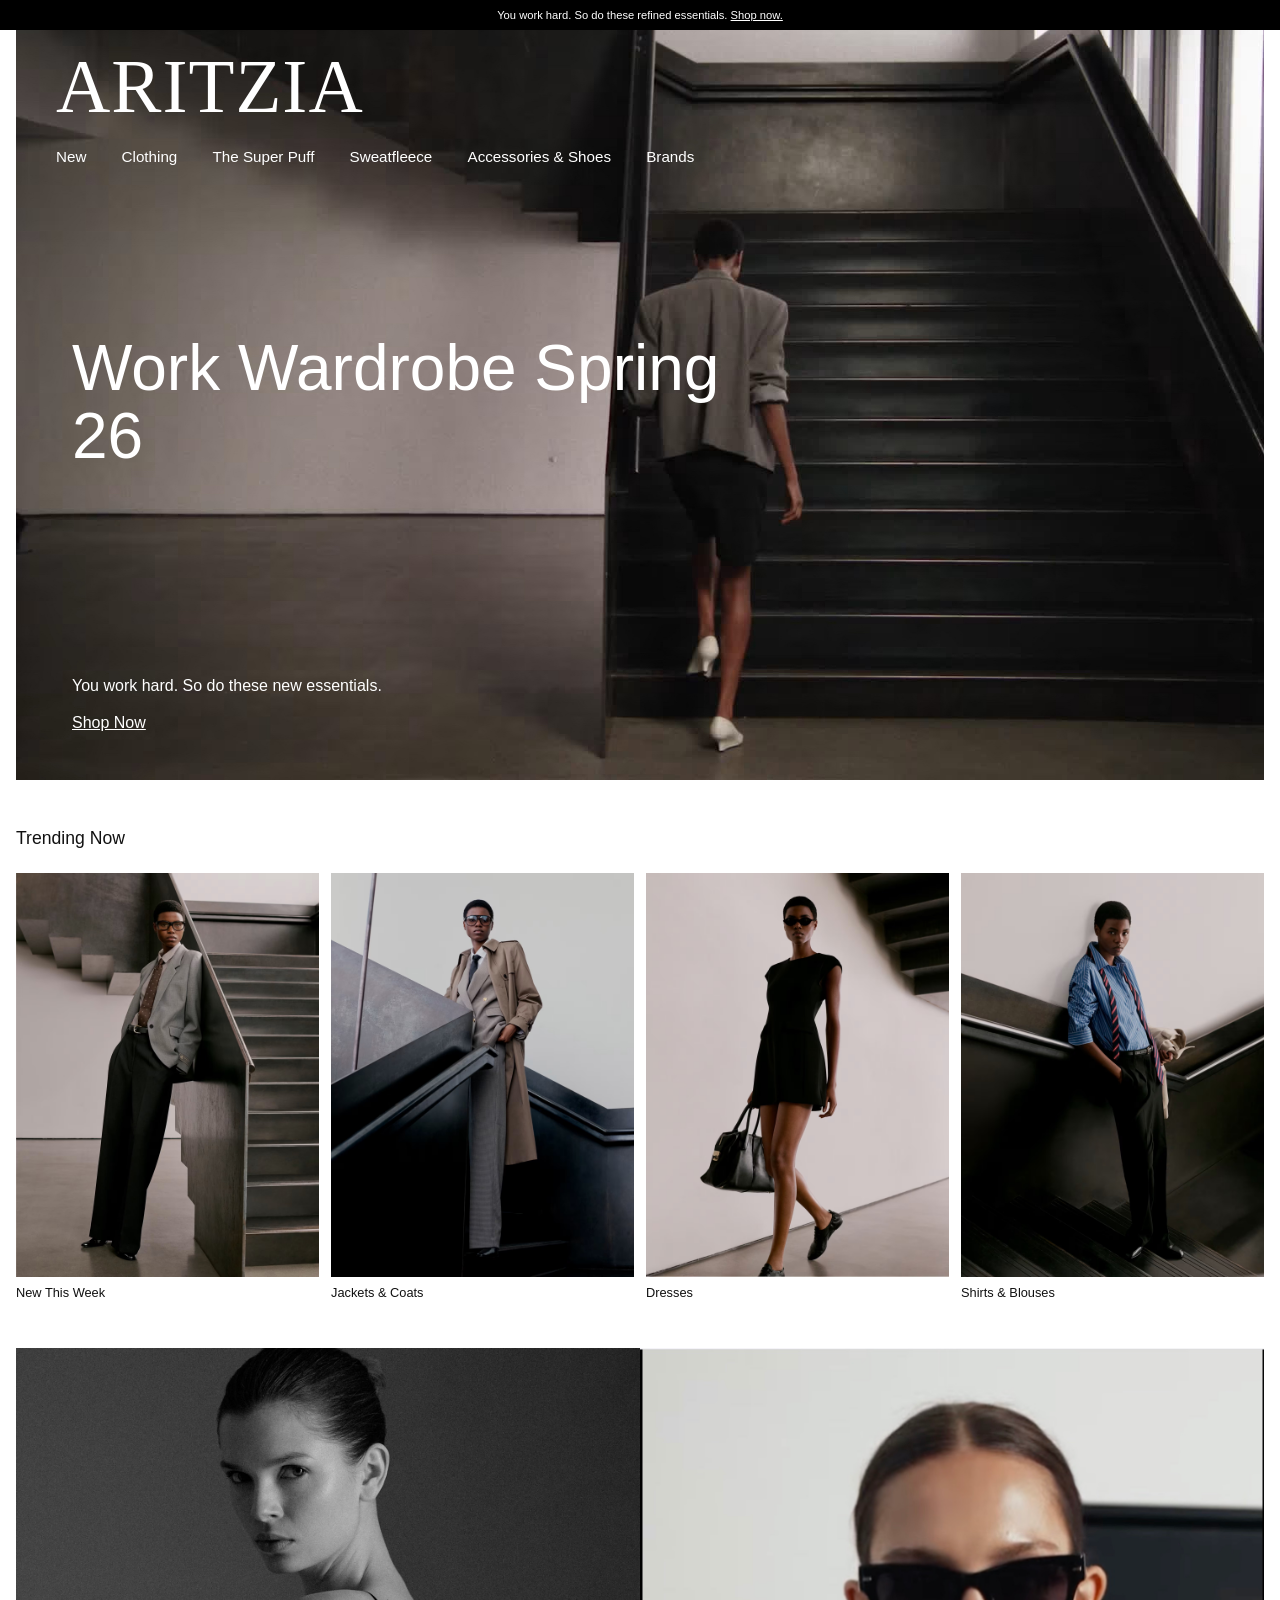
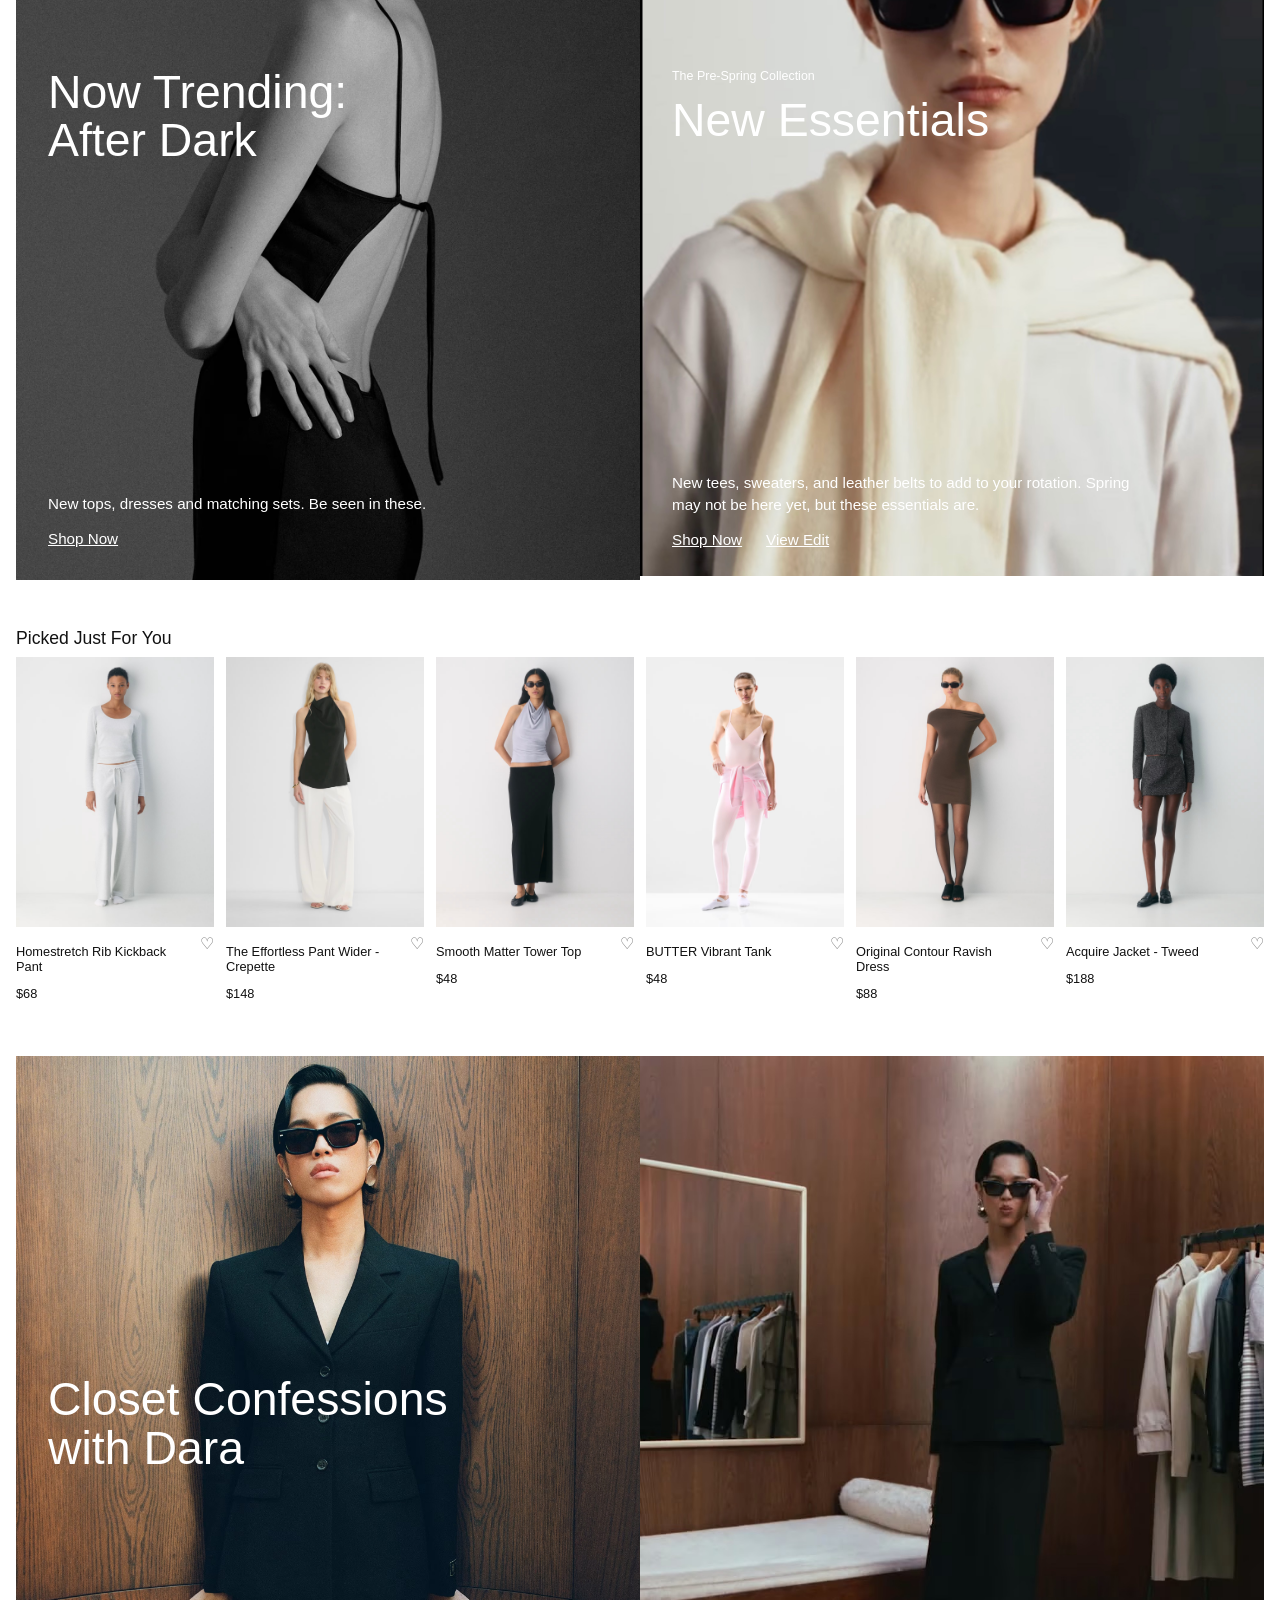
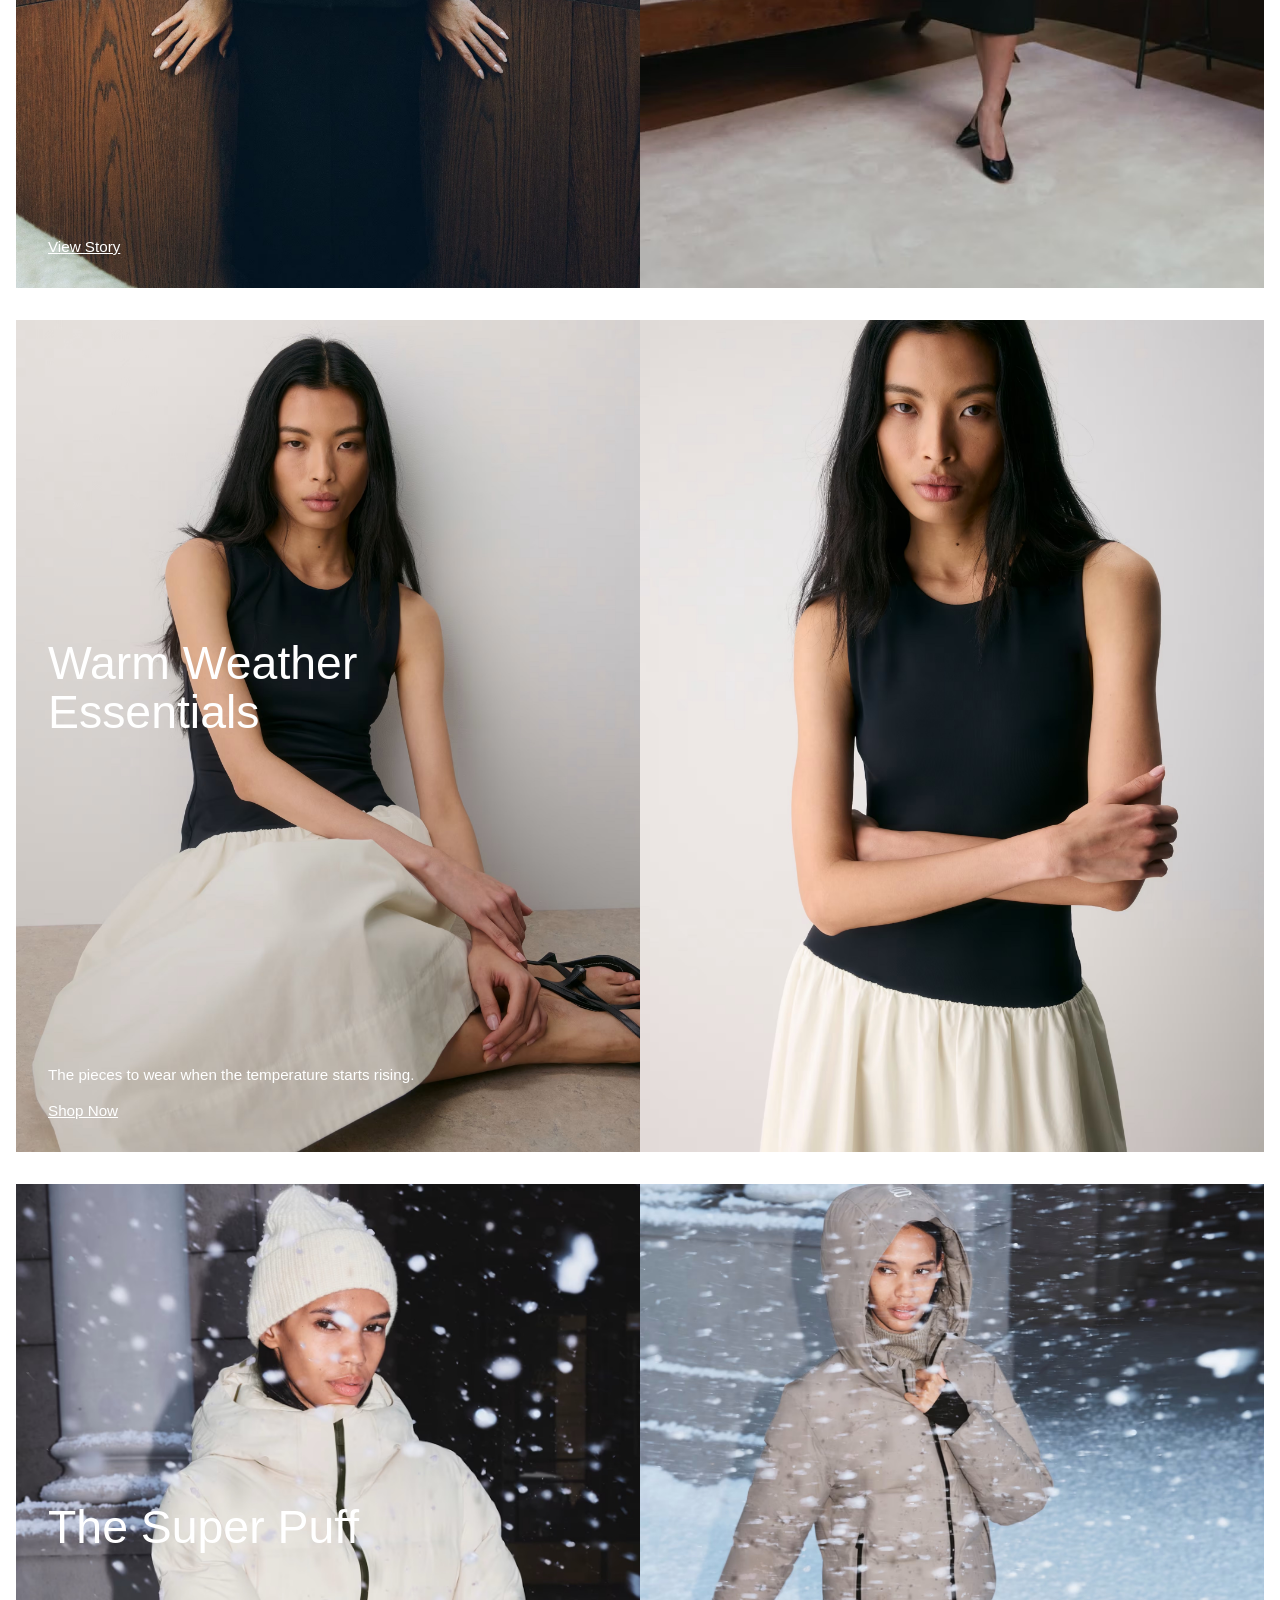
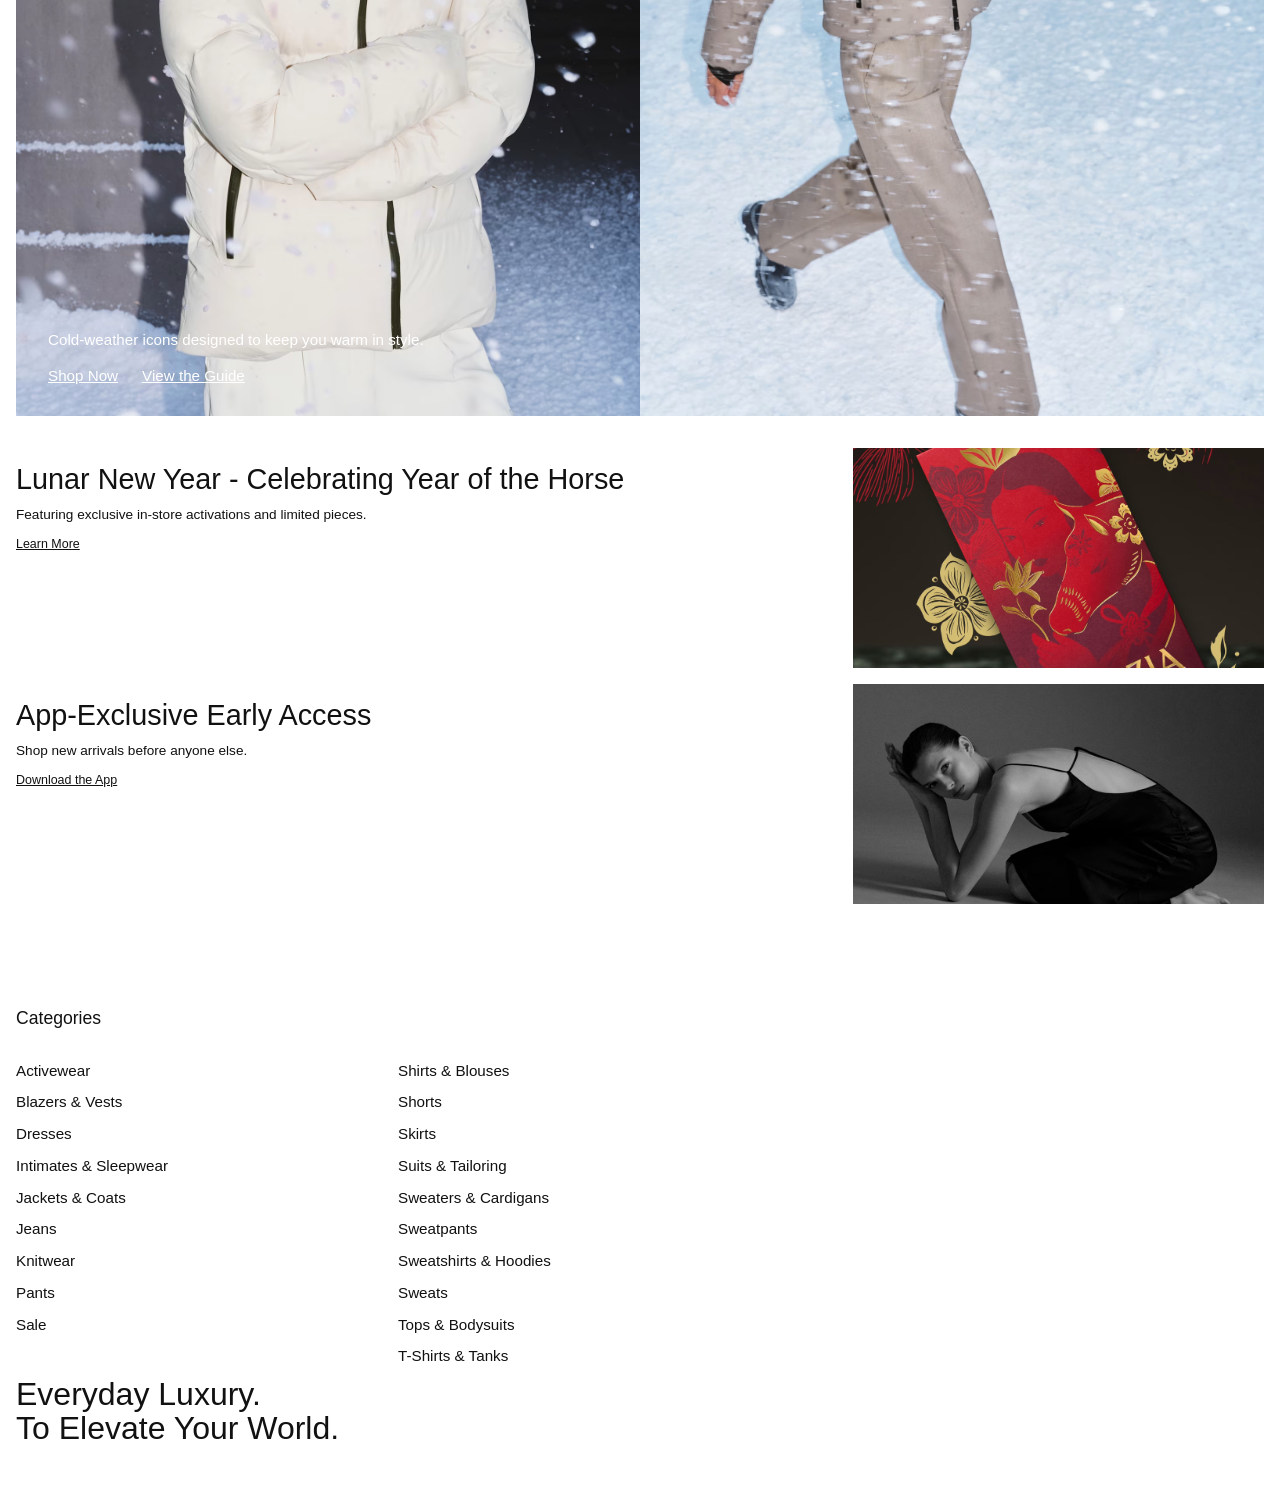
<file: index.html>
<!DOCTYPE html>
<html lang="en">
<head>
  <meta charset="UTF-8" />
  <meta name="viewport" content="width=device-width, initial-scale=1.0" />
  <title>Aritzia Inspired Home</title>
  <link rel="stylesheet" href="styles.css" />
</head>
<body>
  <header class="site-header">
    <div class="top-bar">
        You work hard. So do these refined essentials.
        <a href="#">Shop now.</a>
    </div>

    <div class="header-main">
      <div class="logo">ARITZIA</div>
      <nav class="main-nav">
        <a href="#">New</a>
        <a href="#">Clothing</a>
        <a href="#">The Super Puff</a>
        <a href="sweatsuits.html">Sweatfleece</a>
        <a href="#">Accessories & Shoes</a>
        <a href="#">Brands</a>
      </nav>
    </div>
  </header>

  <main class="home-page">
    <section class="hero-section">
      <img src="images/hero-main.jpg" alt="Work Wardrobe Spring 26 campaign image" />
      <div class="hero-overlay">
        <h1>Work Wardrobe Spring 26</h1>
      </div>
      <div class="hero-bottom-copy">
        <p>You work hard. So do these new essentials.</p>
        <a href="#">Shop Now</a>
    </div>
    </section>

    <h2 class="section-label">Trending Now</h2>
    <section class="mini-cards-row">
      <article class="mini-card">
        <img src="images/look-1.jpg" alt="Tailored outfit" />
        <p>New This Week</p>
      </article>
      <article class="mini-card">
        <img src="images/look-2.jpg" alt="Neutral outfit" />
        <p>Jackets & Coats</p>
      </article>
      <article class="mini-card">
        <img src="images/look-3.jpg" alt="Black dress look" />
        <p>Dresses</p>
      </article>
      <article class="mini-card">
        <img src="images/look-4.jpg" alt="Blue shirt outfit" />
        <p>Shirts & Blouses</p>
      </article>
    </section>

   <section class="two-up-feature">
  <article class="feature-tile light-text">
    <img src="images/after-dark.jpg" alt="After dark fashion editorial" />
    <div class="feature-copy feature-copy-center">
      <h2>Now Trending:<br>After Dark</h2>
    </div>
    <div class="feature-bottom-copy">
      <p>New tops, dresses and matching sets. Be seen in these.</p>
      <a href="#">Shop Now</a>
    </div>
  </article>

  <article class="feature-tile light-text">
    <img src="images/new-essentials.jpg" alt="New essentials campaign image" />
    <div class="feature-copy feature-copy-center">
      <p class="eyebrow">The Pre-Spring Collection</p>
      <h2>New Essentials</h2>
    </div>
    <div class="feature-bottom-copy">
      <p>New tees, sweaters, and leather belts to add to your rotation. Spring may not be here yet, but these essentials are.</p>
      <div class="bottom-links">
        <a href="#">Shop Now</a>
        <a href="#">View Edit</a>
      </div>
    </div>
  </article>
</section>

   <h2 class="section-label">Picked Just For You</h2>
    <section class="small-product-strip">
    <article class="strip-card">
        <div class="image-wrap">
            <img src="images/prod-1.jpg" alt="Homestretch Rib Kickback Pant" />
        </div>
        
        <div class="product-row">
            <p class="product-name">
                Homestretch Rib Kickback Pant
            </p>
            <span class="favorite">♡</span>
        </div>
        <p class="price">$68</p>
    </article>
      
    <article class="strip-card">
        <div class="image-wrap">
            <img src="images/prod-2.jpg" alt="The Effortless Pant Wider - Crepette" />
        </div>
        
        <div class="product-row">
            <p class="product-name">
                The Effortless Pant Wider - Crepette
            </p>
            <span class="favorite">♡</span>
        </div>
        <p class="price">$148</p>
    </article>
      
    <article class="strip-card">
        <div class="image-wrap">
            <img src="images/prod-3.jpg" alt="Smooth Matter Tower Top" />
        </div>
        
        <div class="product-row">
            <p class="product-name">
                Smooth Matter Tower Top
            </p>
            <span class="favorite">♡</span>
        </div>
        <p class="price">$48</p>
    </article>
      
    <article class="strip-card">
        <div class="image-wrap">
            <img src="images/prod-4.jpg" alt="BUTTER Vibrant Tank" />
        </div>
        
        <div class="product-row">
            <p class="product-name">
                BUTTER Vibrant Tank
            </p>
            <span class="favorite">♡</span>
        </div>
        <p class="price">$48</p>
    </article>
      
    <article class="strip-card">
        <div class="image-wrap">
            <img src="images/prod-5.jpg" alt="Original Contour Ravish Dress" />
        </div>
        
        <div class="product-row">
            <p class="product-name">
                Original Contour Ravish Dress
            </p>
            <span class="favorite">♡</span>
        </div>
        <p class="price">$88</p>
    </article>
      
    <article class="strip-card">
        <div class="image-wrap">
            <img src="images/prod-6.jpg" alt="Acquire Jacket - Tweed" />
        </div>
        
        <div class="product-row">
            <p class="product-name">
                Acquire Jacket - Tweed
            </p>
            <span class="favorite">♡</span>
        </div>
        <p class="price">$188</p>
    </article>
    </section>

<section class="closet-feature">
  <article class="closet-tile light-text">
    <img src="images/closet-left.jpg" alt="Closet confessions left image" />
    <div class="feature-copy feature-copy-center">
      <h2>Closet Confessions<br>with Dara</h2>
    </div>
    <div class="feature-bottom-copy">
      <a href="#">View Story</a>
    </div>
  </article>

  <article class="closet-tile">
    <img src="images/closet-right.jpg" alt="Closet confessions right image" />
  </article>
</section>

   <section class="warm-weather">
  <article class="feature-tile light-text">
    <img src="images/warm-left.jpg" alt="Warm weather essentials left image" />
    <div class="feature-copy feature-copy-center">
      <h2>Warm Weather<br>Essentials</h2>
    </div>
    <div class="feature-bottom-copy">
      <p>The pieces to wear when the temperature starts rising.</p>
      <a href="#">Shop Now</a>
    </div>
  </article>

  <article class="feature-tile">
    <img src="images/warm-right.jpg" alt="Warm weather essentials right image" />
  </article>
</section>

    <section class="winter-feature">
  <article class="feature-tile light-text">
    <img src="images/puff-left.jpg" alt="The Super Puff jacket image" />
    <div class="feature-copy feature-copy-center">
      <h2>The Super Puff</h2>
    </div>
    <div class="feature-bottom-copy">
      <p>Cold-weather icons designed to keep you warm in style.</p>
      <div class="bottom-links">
        <a href="#">Shop Now</a>
        <a href="#">View the Guide</a>
      </div>
    </div>
  </article>

  <article class="feature-tile">
    <img src="images/puff-right.jpg" alt="Winter walking image" />
  </article>
</section>

    <section class="info-grid">
      <article class="info-text">
        <h2>Lunar New Year - Celebrating Year of the Horse</h2>
        <p>Featuring exclusive in-store activations and limited pieces.</p>
        <a href="#">Learn More</a>
      </article>

      <article class="info-image">
        <img src="images/lunar.jpg" alt="Lunar New Year campaign image" />
      </article>

      <article class="info-text">
        <h2>App-Exclusive Early Access</h2>
        <p>Shop new arrivals before anyone else.</p>
        <a href="#">Download the App</a>
      </article>

      <article class="info-image">
        <img src="images/app-exclusive.jpg" alt="App exclusive fashion image" />
      </article>
    </section>
  </main>

 <footer class="site-footer">
  <div class="categories-footer">
    <h2>Categories</h2>

    <div class="categories-columns">
      <div class="category-column">
        <p>Activewear</p>
        <p>Blazers &amp; Vests</p>
        <p>Dresses</p>
        <p>Intimates &amp; Sleepwear</p>
        <p>Jackets &amp; Coats</p>
        <p>Jeans</p>
        <p>Knitwear</p>
        <p>Pants</p>
        <p>Sale</p>
      </div>

      <div class="category-column">
        <p>Shirts &amp; Blouses</p>
        <p>Shorts</p>
        <p>Skirts</p>
        <p>Suits &amp; Tailoring</p>
        <p>Sweaters &amp; Cardigans</p>
        <p>Sweatpants</p>
        <p>Sweatshirts &amp; Hoodies</p>
        <p>Sweats</p>
        <p>Tops &amp; Bodysuits</p>
        <p>T-Shirts &amp; Tanks</p>
      </div>
    </div>
  </div>

    <p class="footer-tagline">Everyday Luxury.<br>To Elevate Your World.</p>
  </footer>
</body>
</html>
</file>
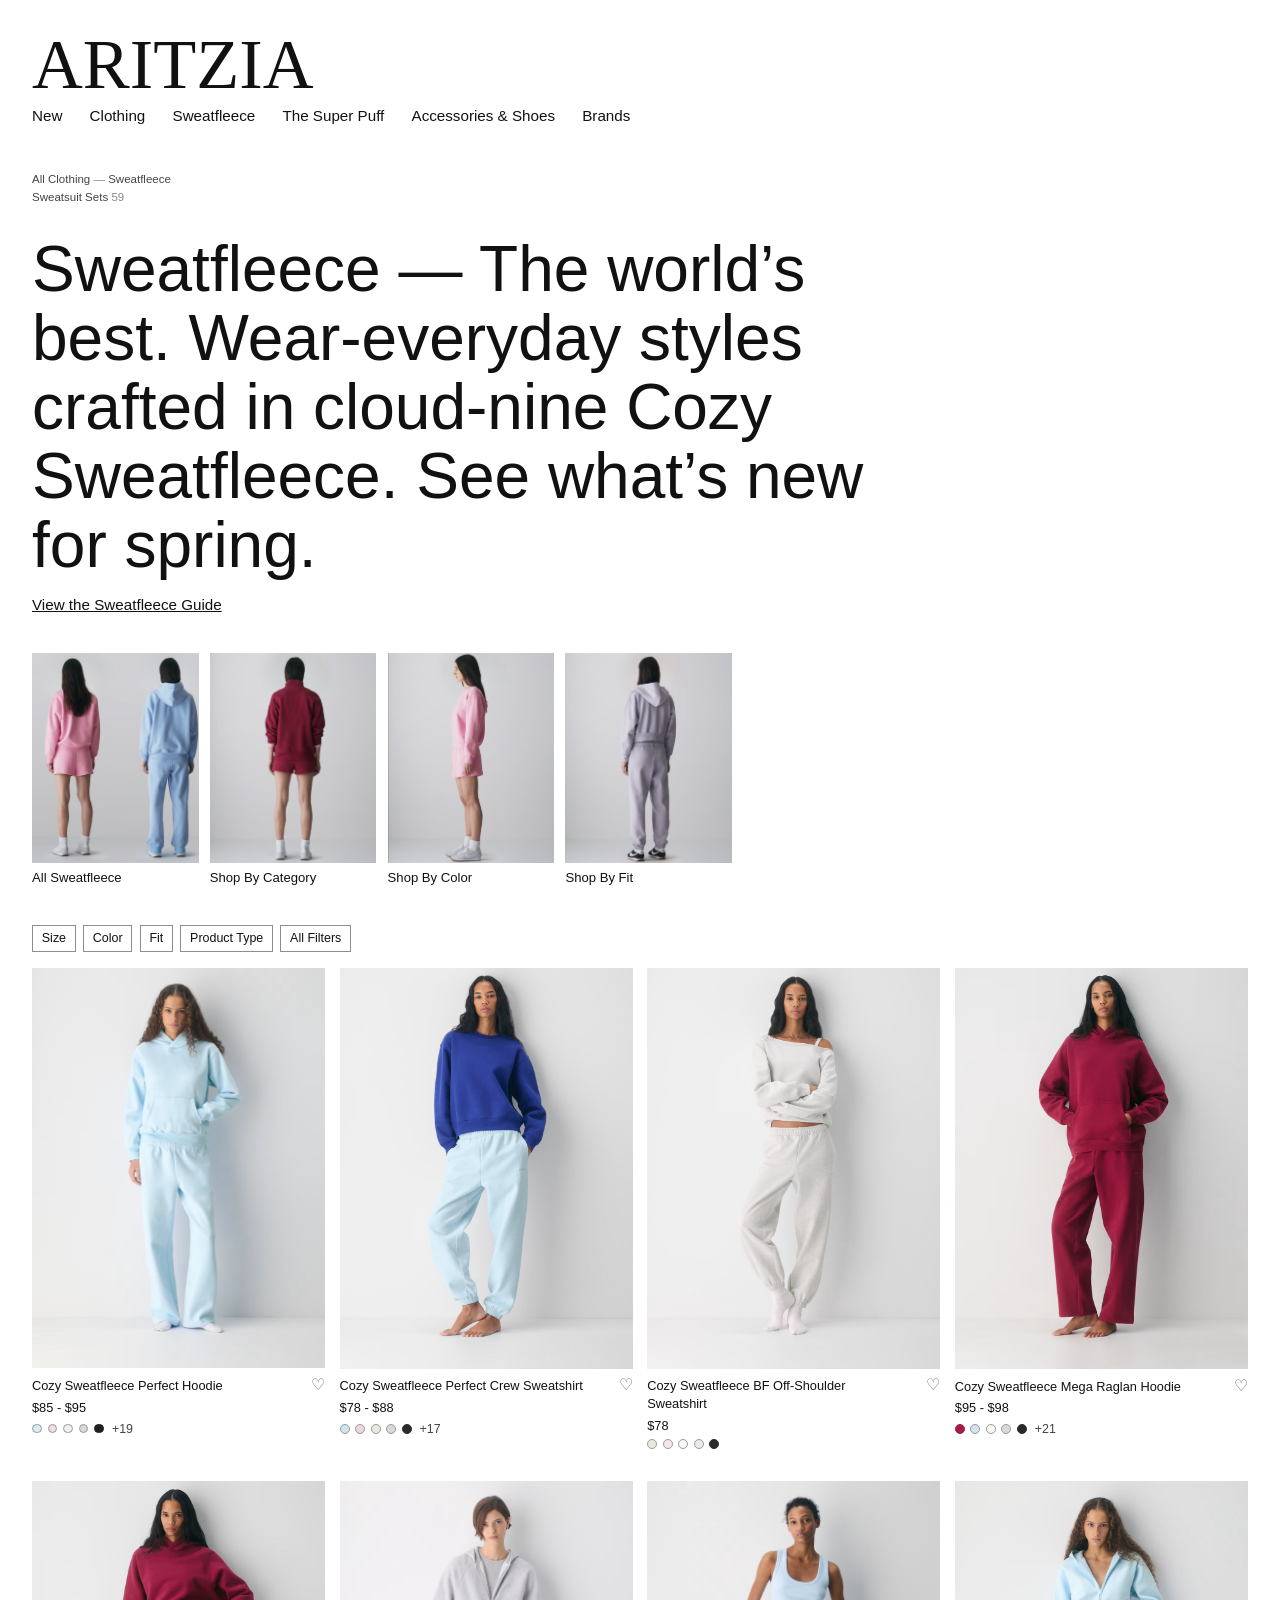
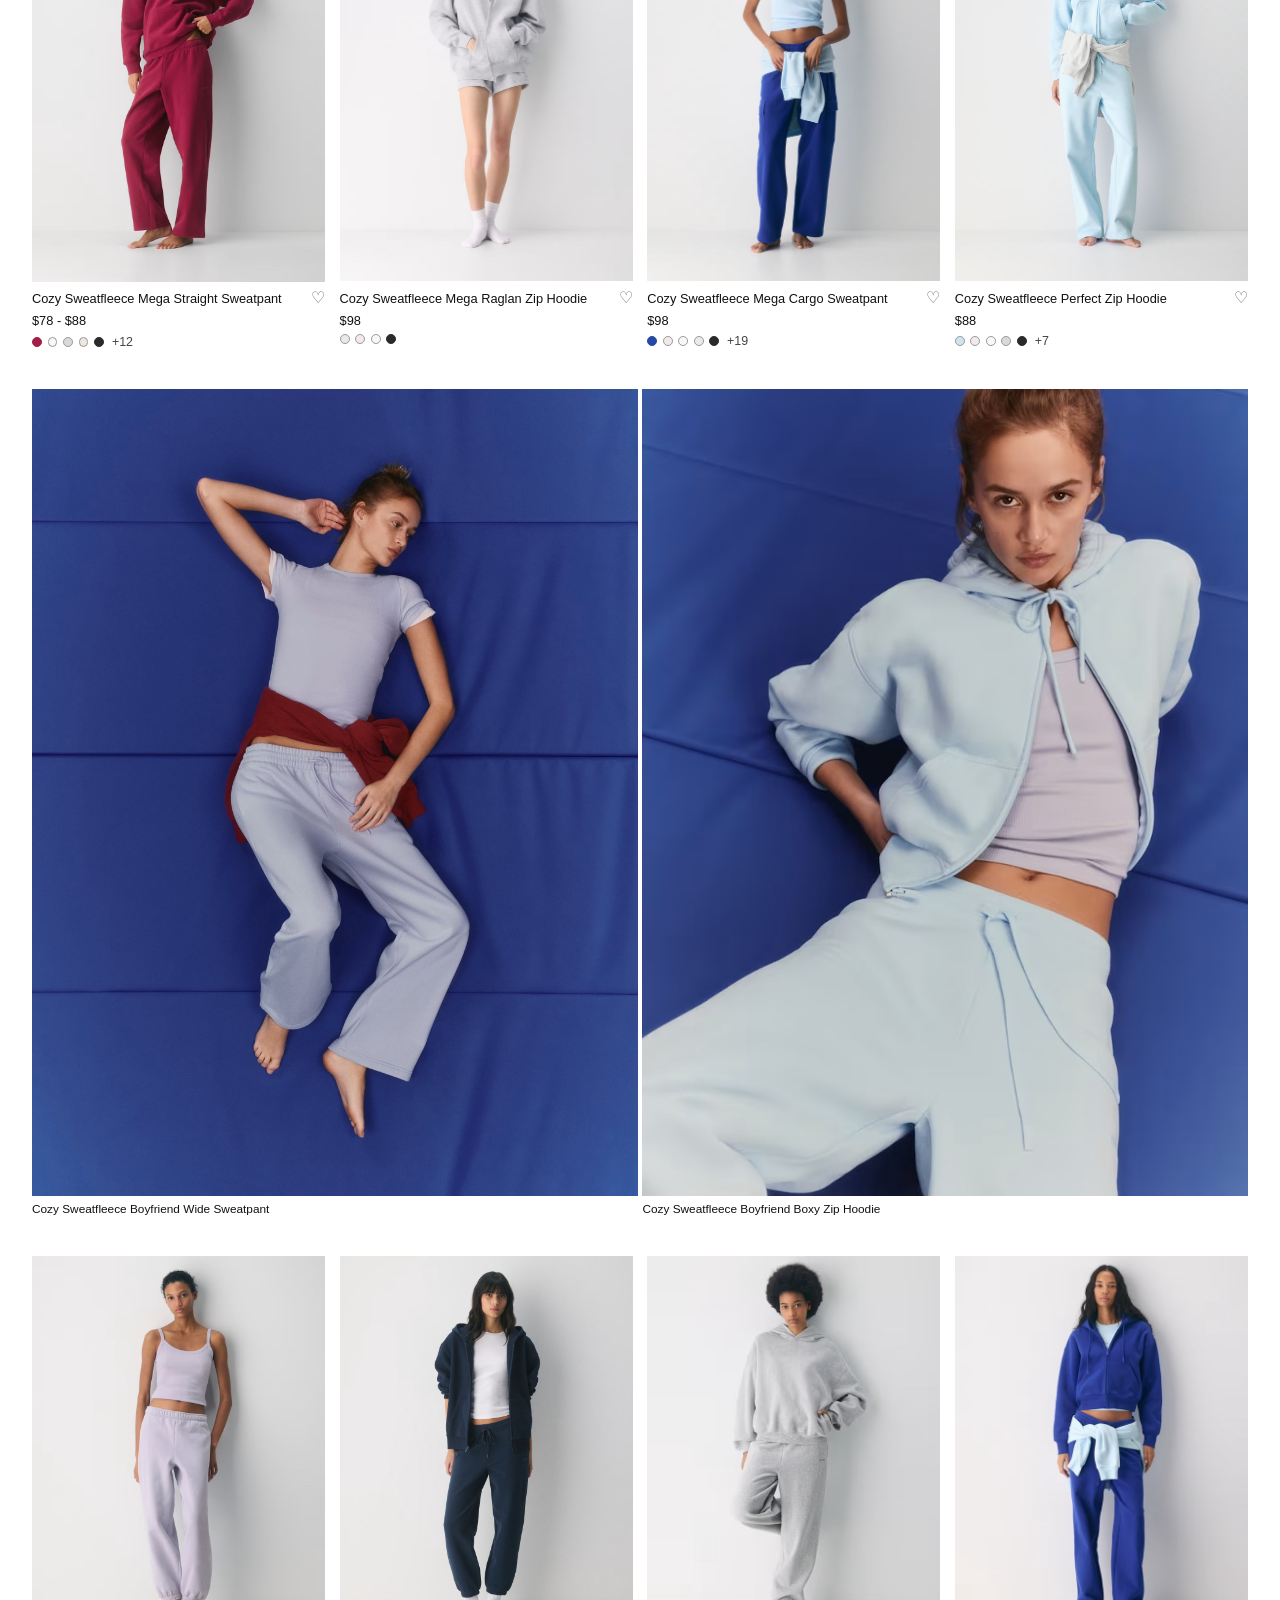
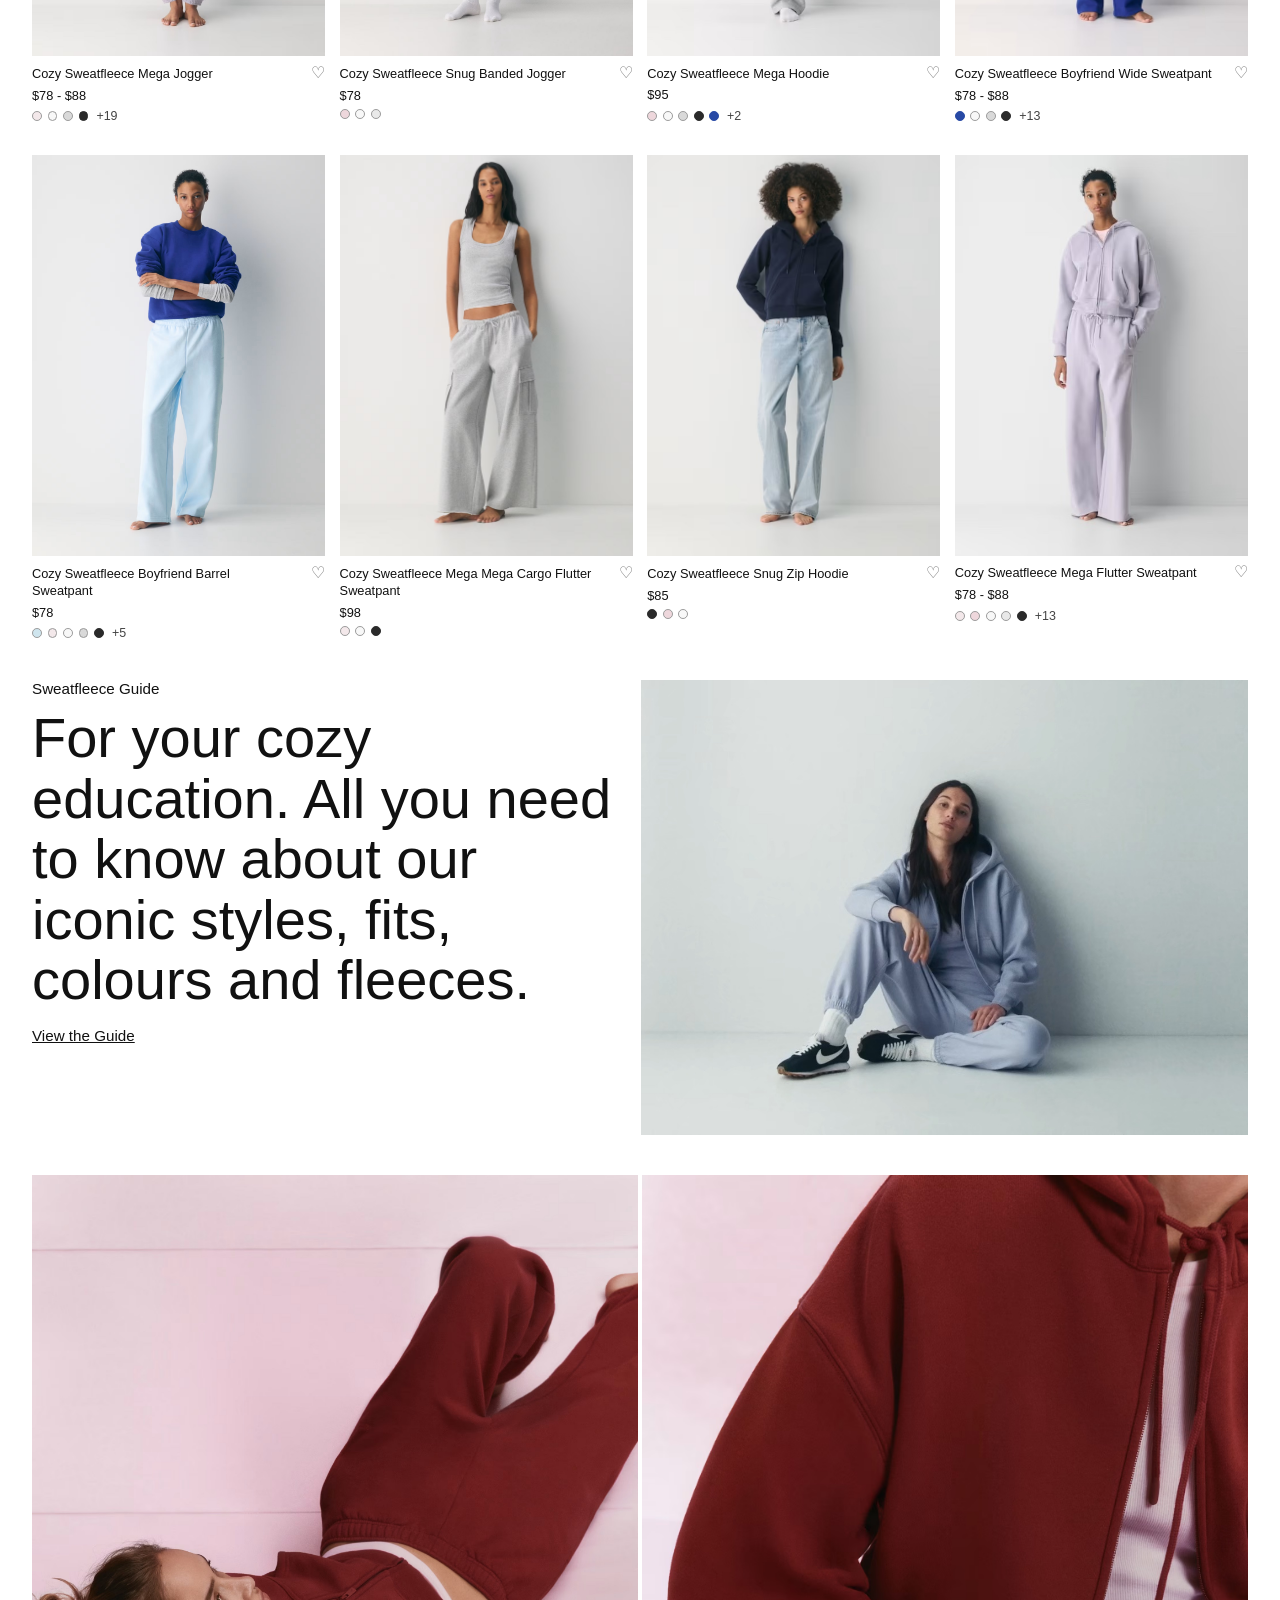
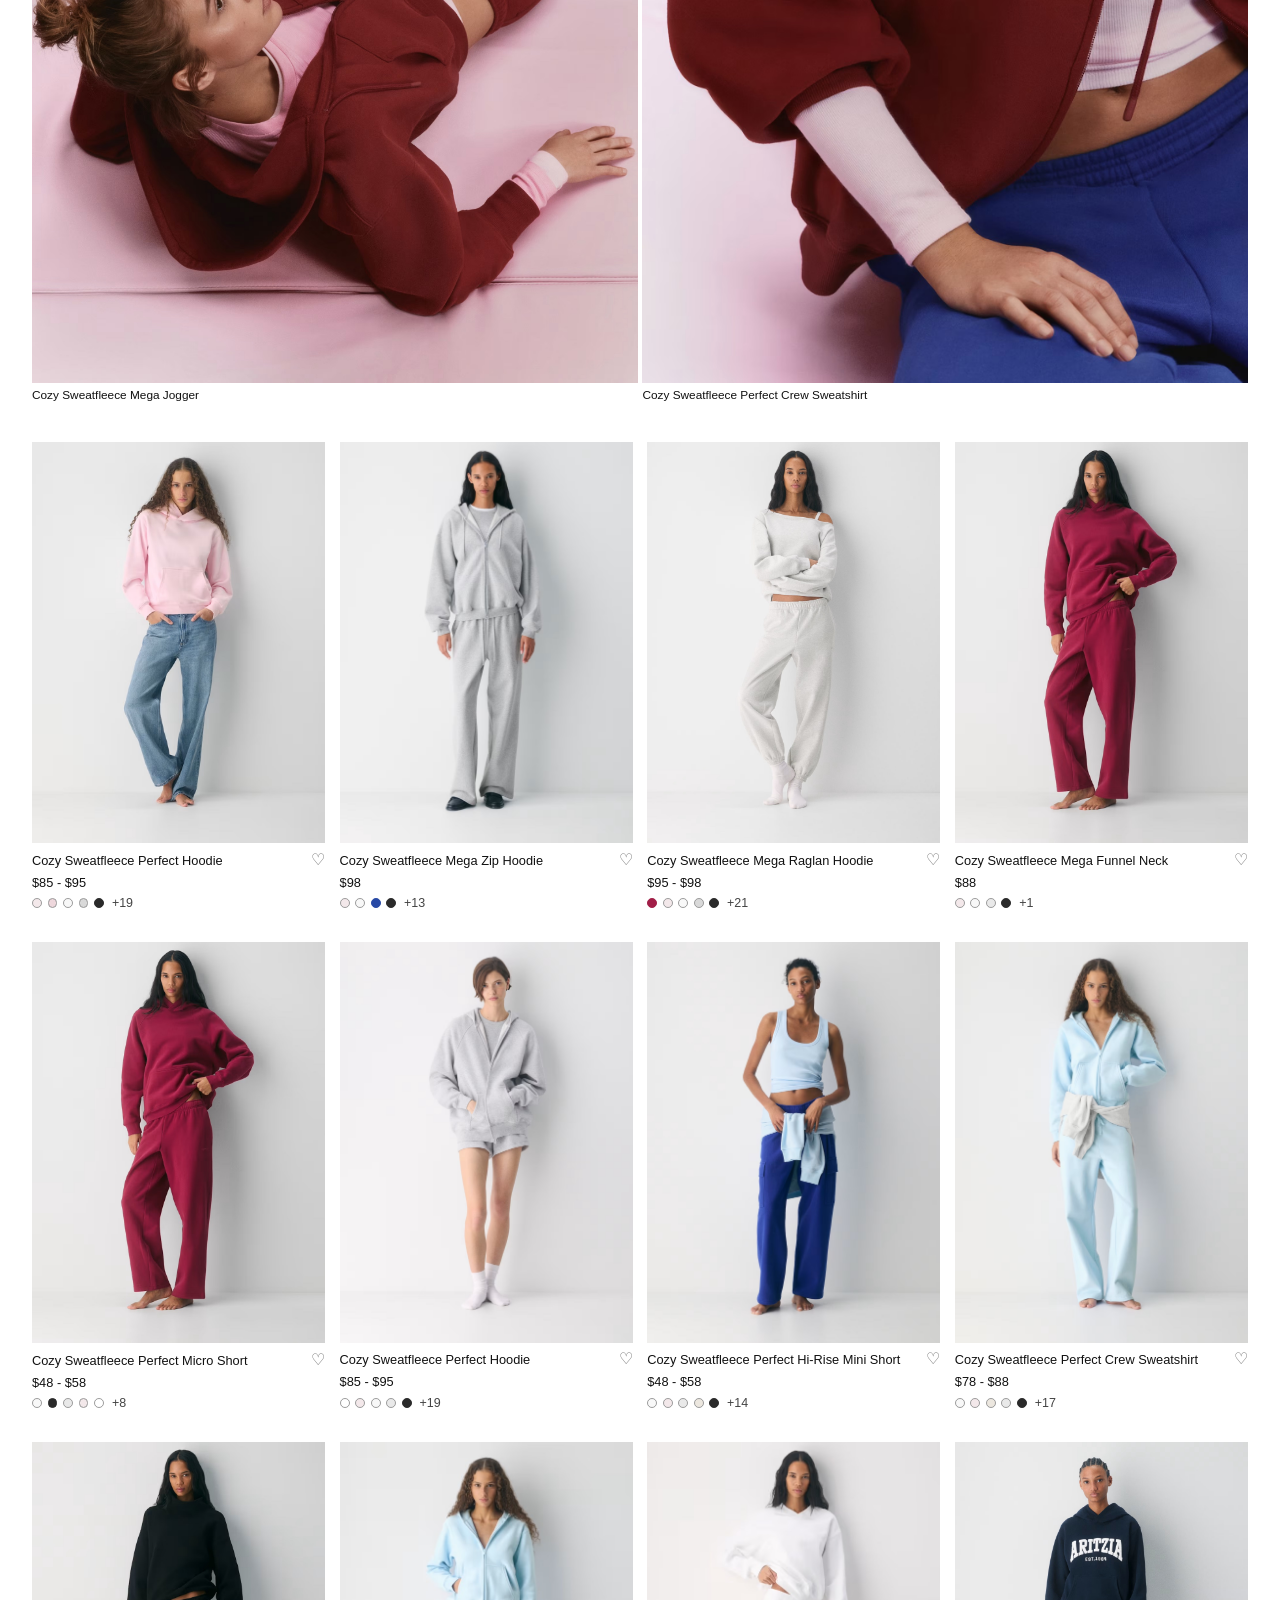
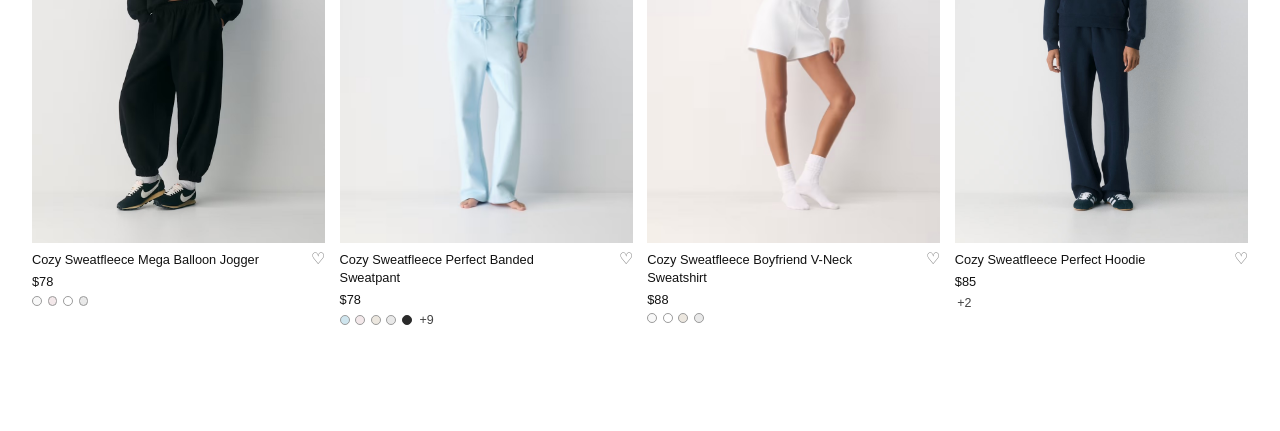
<file: sweatsuits.html>
<!DOCTYPE html>
<html lang="en">
<head>
  <meta charset="UTF-8" />
  <meta name="viewport" content="width=device-width, initial-scale=1.0" />
  <title>Sweatfleece</title>
  <link rel="stylesheet" href="styles.css" />
</head>
<body>
  <header class="site-header collection-header">
    <div class="header-main collection-header-main">
      <div class="logo collection-logo">ARITZIA</div>
      <nav class="main-nav collection-nav">
        <a href="index.html">New</a>
        <a href="#">Clothing</a>
        <a href="sweatsuits.html">Sweatfleece</a>
        <a href="#">The Super Puff</a>
        <a href="#">Accessories &amp; Shoes</a>
        <a href="#">Brands</a>
      </nav>
    </div>
  </header>

  <main class="collection-page">
    <section class="collection-path">
      <p>All Clothing <span>—</span> Sweatfleece</p>
      <p>Sweatsuit Sets <span>59</span></p>
    </section>

    <section class="collection-intro">
      <h1>
        Sweatfleece — The world’s best. Wear-everyday styles crafted in cloud-nine
        Cozy Sweatfleece. See what’s new for spring.
      </h1>
      <a href="#" class="guide-link">View the Sweatfleece Guide</a>
    </section>

    <section class="category-preview">
      <article class="category-item">
        <img src="images/all-sweatfleece.jpg" alt="All Sweatfleece" />
        <p>All Sweatfleece</p>
      </article>

      <article class="category-item">
        <img src="images/shop-by-cat.jpg" alt="Shop by category" />
        <p>Shop By Category</p>
      </article>

      <article class="category-item">
        <img src="images/shop-by-color.jpg" alt="Shop by color" />
        <p>Shop By Color</p>
      </article>

      <article class="category-item">
        <img src="images/shop-by-fit.jpg" alt="Shop by fit" />
        <p>Shop By Fit</p>
      </article>
    </section>

    <section class="filter-row">
      <button>Size</button>
      <button>Color</button>
      <button>Fit</button>
      <button>Product Type</button>
      <button>All Filters</button>
    </section>

    <section class="product-grid-page">
      <article class="product-card">
        <img src="images/p1.jpg" alt="Cozy Sweatfleece Perfect Hoodie" />
        <div class="product-row">
          <h2>Cozy Sweatfleece Perfect Hoodie</h2>
          <span class="favorite">♡</span>
        </div>
        <p class="price">$85 - $95</p>
        <div class="swatches">
          <span class="swatch sw1"></span>
          <span class="swatch sw2"></span>
          <span class="swatch sw3"></span>
          <span class="swatch sw4"></span>
          <span class="swatch sw5"></span>
          <span class="more-colors">+19</span>
        </div>
      </article>

      <article class="product-card">
        <img src="images/p2.jpg" alt="Cozy Sweatfleece Perfect Crew Sweatshirt" />
        <div class="product-row">
          <h2>Cozy Sweatfleece Perfect Crew Sweatshirt</h2>
          <span class="favorite">♡</span>
        </div>
        <p class="price">$78 - $88</p>
        <div class="swatches">
          <span class="swatch blue"></span>
          <span class="swatch pink"></span>
          <span class="swatch cream"></span>
          <span class="swatch gray"></span>
          <span class="swatch black"></span>
          <span class="more-colors">+17</span>
        </div>
      </article>

      <article class="product-card">
        <img src="images/p3.jpg" alt="Cozy Sweatfleece BF Off-Shoulder Sweatshirt" />
        <div class="product-row">
          <h2>Cozy Sweatfleece BF Off-Shoulder Sweatshirt</h2>
          <span class="favorite">♡</span>
        </div>
        <p class="price">$78</p>
        <div class="swatches">
          <span class="swatch cream"></span>
          <span class="swatch blush"></span>
          <span class="swatch white"></span>
          <span class="swatch lightgray"></span>
          <span class="swatch black"></span>
        </div>
      </article>

      <article class="product-card">
        <img src="images/p4.jpg" alt="Cozy Sweatfleece Mega Raglan Hoodie" />
        <div class="product-row">
          <h2>Cozy Sweatfleece Mega Raglan Hoodie</h2>
          <span class="favorite">♡</span>
        </div>
        <p class="price">$95 - $98</p>
        <div class="swatches">
          <span class="swatch berry"></span>
          <span class="swatch blue"></span>
          <span class="swatch white"></span>
          <span class="swatch gray"></span>
          <span class="swatch black"></span>
          <span class="more-colors">+21</span>
        </div>
      </article>

      <article class="product-card">
        <img src="images/p5.jpg" alt="Cozy Sweatfleece Mega Straight Sweatpant" />
        <div class="product-row">
          <h2>Cozy Sweatfleece Mega Straight Sweatpant</h2>
          <span class="favorite">♡</span>
        </div>
        <p class="price">$78 - $88</p>
        <div class="swatches">
          <span class="swatch berry"></span>
          <span class="swatch white"></span>
          <span class="swatch gray"></span>
          <span class="swatch cream"></span>
          <span class="swatch black"></span>
          <span class="more-colors">+12</span>
        </div>
      </article>

      <article class="product-card">
        <img src="images/p6.jpg" alt="Cozy Sweatfleece Mega Raglan Zip Hoodie" />
        <div class="product-row">
          <h2>Cozy Sweatfleece Mega Raglan Zip Hoodie</h2>
          <span class="favorite">♡</span>
        </div>
        <p class="price">$98</p>
        <div class="swatches">
          <span class="swatch lightgray"></span>
          <span class="swatch blush"></span>
          <span class="swatch white"></span>
          <span class="swatch black"></span>
        </div>
      </article>

      <article class="product-card">
        <img src="images/p7.jpg" alt="Cozy Sweatfleece Mega Cargo Sweatpant" />
        <div class="product-row">
          <h2>Cozy Sweatfleece Mega Cargo Sweatpant</h2>
          <span class="favorite">♡</span>
        </div>
        <p class="price">$98</p>
        <div class="swatches">
          <span class="swatch royal"></span>
          <span class="swatch blush"></span>
          <span class="swatch white"></span>
          <span class="swatch lightgray"></span>
          <span class="swatch black"></span>
          <span class="more-colors">+19</span>
        </div>
      </article>

      <article class="product-card">
        <img src="images/p8.jpg" alt="Cozy Sweatfleece Perfect Zip Hoodie" />
        <div class="product-row">
          <h2>Cozy Sweatfleece Perfect Zip Hoodie</h2>
          <span class="favorite">♡</span>
        </div>
        <p class="price">$88</p>
        <div class="swatches">
          <span class="swatch blue"></span>
          <span class="swatch blush"></span>
          <span class="swatch white"></span>
          <span class="swatch gray"></span>
          <span class="swatch black"></span>
          <span class="more-colors">+7</span>
        </div>
      </article>
    </section>

    <section class="editorial-two-up">
      <article class="editorial-card large-card">
        <img src="images/editorial-left.jpg" alt="Blue background sweatfleece editorial" />
        <p>Cozy Sweatfleece Boyfriend Wide Sweatpant</p>
      </article>

      <article class="editorial-card large-card">
        <img src="images/editorial-right.jpg" alt="Blue background zip hoodie editorial" />
        <p>Cozy Sweatfleece Boyfriend Boxy Zip Hoodie</p>
      </article>
    </section>

    <section class="product-grid-page second-grid">
      <article class="product-card">
        <img src="images/p9.jpg" alt="Cozy Sweatfleece Mega Jogger" />
        <div class="product-row">
          <h2>Cozy Sweatfleece Mega Jogger</h2>
          <span class="favorite">♡</span>
        </div>
        <p class="price">$78 - $88</p>
        <div class="swatches">
          <span class="swatch blush"></span>
          <span class="swatch white"></span>
          <span class="swatch gray"></span>
          <span class="swatch black"></span>
          <span class="more-colors">+19</span>
        </div>
      </article>

      <article class="product-card">
        <img src="images/p10.jpg" alt="Cozy Sweatfleece Snug Banded Jogger" />
        <div class="product-row">
          <h2>Cozy Sweatfleece Snug Banded Jogger</h2>
          <span class="favorite">♡</span>
        </div>
        <p class="price">$78</p>
        <div class="swatches">
          <span class="swatch pink"></span>
          <span class="swatch white"></span>
          <span class="swatch lightgray"></span>
        </div>
      </article>

      <article class="product-card">
        <img src="images/p11.jpg" alt="Cozy Sweatfleece Mega Hoodie" />
        <div class="product-row">
          <h2>Cozy Sweatfleece Mega Hoodie</h2>
          <span class="favorite">♡</span>
        </div>
        <p class="price">$95</p>
        <div class="swatches">
          <span class="swatch pink"></span>
          <span class="swatch white"></span>
          <span class="swatch gray"></span>
          <span class="swatch black"></span>
          <span class="swatch royal"></span>
          <span class="more-colors">+2</span>
        </div>
      </article>

      <article class="product-card">
        <img src="images/p12.jpg" alt="Cozy Sweatfleece Boyfriend Wide Sweatpant" />
        <div class="product-row">
          <h2>Cozy Sweatfleece Boyfriend Wide Sweatpant</h2>
          <span class="favorite">♡</span>
        </div>
        <p class="price">$78 - $88</p>
        <div class="swatches">
          <span class="swatch royal"></span>
          <span class="swatch white"></span>
          <span class="swatch gray"></span>
          <span class="swatch black"></span>
          <span class="more-colors">+13</span>
        </div>
      </article>

      <article class="product-card">
        <img src="images/p13.jpg" alt="Cozy Sweatfleece Boyfriend Barrel Sweatpant" />
        <div class="product-row">
          <h2>Cozy Sweatfleece Boyfriend Barrel Sweatpant</h2>
          <span class="favorite">♡</span>
        </div>
        <p class="price">$78</p>
        <div class="swatches">
          <span class="swatch blue"></span>
          <span class="swatch blush"></span>
          <span class="swatch white"></span>
          <span class="swatch gray"></span>
          <span class="swatch black"></span>
          <span class="more-colors">+5</span>
        </div>
      </article>

      <article class="product-card">
        <img src="images/p14.jpg" alt="Cozy Sweatfleece Mega Raglan Zip Hoodie" />
        <div class="product-row">
          <h2>Cozy Sweatfleece Mega Mega Cargo Flutter Sweatpant</h2>
          <span class="favorite">♡</span>
        </div>
        <p class="price">$98</p>
        <div class="swatches">
          <span class="swatch blush"></span>
          <span class="swatch white"></span>
          <span class="swatch black"></span>
        </div>
      </article>

      <article class="product-card">
        <img src="images/p15.jpg" alt="Cozy Sweatfleece Snug Zip Hoodie" />
        <div class="product-row">
          <h2>Cozy Sweatfleece Snug Zip Hoodie</h2>
          <span class="favorite">♡</span>
        </div>
        <p class="price">$85</p>
        <div class="swatches">
          <span class="swatch black"></span>
          <span class="swatch pink"></span>
          <span class="swatch white"></span>
        </div>
      </article>

      <article class="product-card">
        <img src="images/p16.jpg" alt="Cozy Sweatfleece Mega Flutter Sweatpant" />
        <div class="product-row">
          <h2>Cozy Sweatfleece Mega Flutter Sweatpant</h2>
          <span class="favorite">♡</span>
        </div>
        <p class="price">$78 - $88</p>
        <div class="swatches">
          <span class="swatch blush"></span>
          <span class="swatch pink"></span>
          <span class="swatch white"></span>
          <span class="swatch lightgray"></span>
          <span class="swatch black"></span>
          <span class="more-colors">+13</span>
        </div>
      </article>
    </section>

    <section class="guide-section">
      <div class="guide-text">
        <p class="guide-label">Sweatfleece Guide</p>
        <h2>
          For your cozy education. All you need to know about our iconic styles,
          fits, colours and fleeces.
        </h2>
        <a href="#" class="guide-link">View the Guide</a>
      </div>

      <div class="guide-image">
        <img src="images/guide-main.jpg" alt="sweatfleece guide image" />
      </div>
    </section>

    <section class="editorial-two-up red-editorial">
      <article class="editorial-card large-card">
        <img src="images/red-left.jpg" alt="red mega jogger" />
        <p>Cozy Sweatfleece Mega Jogger</p>
      </article>

      <article class="editorial-card large-card">
        <img src="images/red-right.jpg" alt="red crewneck" />
        <p>Cozy Sweatfleece Perfect Crew Sweatshirt</p>
      </article>
    </section>

    <section class="product-grid-page third-grid">
      <article class="product-card">
        <img src="images/p17.jpg" alt="Cozy Sweatfleece Perfect Hoodie" />
        <div class="product-row">
          <h2>Cozy Sweatfleece Perfect Hoodie</h2>
          <span class="favorite">♡</span>
        </div>
        <p class="price">$85 - $95</p>
        <div class="swatches">
          <span class="swatch blush"></span>
          <span class="swatch pink"></span>
          <span class="swatch white"></span>
          <span class="swatch gray"></span>
          <span class="swatch black"></span>
          <span class="more-colors">+19</span>
        </div>
      </article>

      <article class="product-card">
        <img src="images/p18.jpg" alt="Cozy Sweatfleece Mega Zip Hoodie" />
        <div class="product-row">
          <h2>Cozy Sweatfleece Mega Zip Hoodie</h2>
          <span class="favorite">♡</span>
        </div>
        <p class="price">$98</p>
        <div class="swatches">
          <span class="swatch blush"></span>
          <span class="swatch white"></span>
          <span class="swatch royal"></span>
          <span class="swatch black"></span>
          <span class="more-colors">+13</span>
        </div>
      </article>

      <article class="product-card">
        <img src="images/p19.jpg" alt="Cozy Sweatfleece Mega Raglan Hoodie" />
        <div class="product-row">
          <h2>Cozy Sweatfleece Mega Raglan Hoodie</h2>
          <span class="favorite">♡</span>
        </div>
        <p class="price">$95 - $98</p>
        <div class="swatches">
          <span class="swatch berry"></span>
          <span class="swatch blush"></span>
          <span class="swatch white"></span>
          <span class="swatch gray"></span>
          <span class="swatch black"></span>
          <span class="more-colors">+21</span>
        </div>
      </article>

      <article class="product-card">
        <img src="images/p20.jpg" alt="Cozy Sweatfleece Mega Funnel Neck" />
        <div class="product-row">
          <h2>Cozy Sweatfleece Mega Funnel Neck</h2>
          <span class="favorite">♡</span>
        </div>
        <p class="price">$88</p>
        <div class="swatches">
          <span class="swatch blush"></span>
          <span class="swatch white"></span>
          <span class="swatch lightgray"></span>
          <span class="swatch black"></span>
          <span class="more-colors">+1</span>
        </div>
      </article>

      <article class="product-card">
        <img src="images/p21.jpg" alt="Cozy Sweatfleece Perfect Micro Short" />
        <div class="product-row">
            <h2>Cozy Sweatfleece Perfect Micro Short</h2>
            <span class="favorite">♡</span>
        </div>
        <p class="price">$48 - $58</p>
        <div class="swatches">
            <span class="swatch white"></span>
            <span class="swatch black"></span>
            <span class="swatch lightgray"></span>
            <span class="swatch blush"></span>
            <span class="swatch darkgray"></span>
            <span class="more-colors">+8</span>
        </div>
    </article>
    
    <article class="product-card">
        <img src="images/p22.jpg" alt="Cozy Sweatfleece Perfect Hoodie" />
        <div class="product-row">
            <h2>Cozy Sweatfleece Perfect Hoodie</h2>
            <span class="favorite">♡</span>
        </div>
        <p class="price">$85 - $95</p>
        <div class="swatches">
            <span class="swatch red"></span>
            <span class="swatch blush"></span>
            <span class="swatch white"></span>
            <span class="swatch lightgray"></span>
            <span class="swatch black"></span>
            <span class="more-colors">+19</span>
        </div>
    </article>
    
    <article class="product-card">
        <img src="images/p23.jpg" alt="Cozy Sweatfleece Perfect Hi-Rise Mini Short" />
        <div class="product-row">
            <h2>Cozy Sweatfleece Perfect Hi-Rise Mini Short</h2>
            <span class="favorite">♡</span>
        </div>
        <p class="price">$48 - $58</p>
        <div class="swatches">
            <span class="swatch white"></span>
            <span class="swatch blush"></span>
            <span class="swatch lightgray"></span>
            <span class="swatch cream"></span>
            <span class="swatch black"></span>
            <span class="more-colors">+14</span>
        </div>
    </article>
    
    <article class="product-card">
        <img src="images/p24.jpg" alt="Cozy Sweatfleece Perfect Crew Sweatshirt" />
        <div class="product-row">
            <h2>Cozy Sweatfleece Perfect Crew Sweatshirt</h2>
            <span class="favorite">♡</span>
        </div>
        <p class="price">$78 - $88</p>
        <div class="swatches">
            <span class="swatch white"></span>
            <span class="swatch blush"></span>
            <span class="swatch cream"></span>
            <span class="swatch lightgray"></span>
            <span class="swatch black"></span>
            <span class="more-colors">+17</span>
        </div>
    </article>
    
    <article class="product-card">
        <img src="images/p25.jpg" alt="Cozy Sweatfleece Mega Balloon Jogger" />
        <div class="product-row">
            <h2>Cozy Sweatfleece Mega Balloon Jogger</h2>
            <span class="favorite">♡</span>
        </div>
        <p class="price">$78</p>
        <div class="swatches">
            <span class="swatch white"></span>
            <span class="swatch blush"></span>
            <span class="swatch darkgray"></span>
            <span class="swatch lightgray"></span>
        </div>
    </article>
    
    <article class="product-card">
        <img src="images/p26.jpg" alt="Cozy Sweatfleece Perfect Banded Sweatpant" />
        <div class="product-row">
            <h2>Cozy Sweatfleece Perfect Banded Sweatpant</h2>
            <span class="favorite">♡</span>
        </div>
        <p class="price">$78</p>
        <div class="swatches">
            <span class="swatch blue"></span>
            <span class="swatch blush"></span>
            <span class="swatch cream"></span>
            <span class="swatch lightgray"></span>
            <span class="swatch black"></span>
            <span class="more-colors">+9</span>
        </div>
    </article>
    
    <article class="product-card">
        <img src="images/p27.jpg" alt="Cozy Sweatfleece Boyfriend V-Neck Sweatshirt" />
        <div class="product-row">
            <h2>Cozy Sweatfleece Boyfriend V-Neck Sweatshirt</h2>
            <span class="favorite">♡</span>
        </div>
        <p class="price">$88</p>
        <div class="swatches">
            <span class="swatch white"></span>
            <span class="swatch darkgray"></span>
            <span class="swatch cream"></span>
            <span class="swatch lightgray"></span>
        </div>
    </article>
    
    <article class="product-card">
        <img src="images/p28.jpg" alt="Cozy Sweatfleece Perfect Hoodie" />
        <div class="product-row">
            <h2>Cozy Sweatfleece Perfect Hoodie</h2>
            <span class="favorite">♡</span>
        </div>
        <p class="price">$85</p>
        <div class="swatches">
            <span class="more-colors">+2</span>
        </div>
    </article>
    </section>
  </main>
</body>
</html>
</file>
<file: styles.css>
* {
  margin: 0;
  padding: 0;
  box-sizing: border-box;
}

img {
  width: 100%;
  display: block;
}

body {
  font-family: Helvetica, sans-serif;
  color: #111;
  background: #fff;
}

a {
  color: inherit;
  text-decoration: none;
}

.site-header {
  position: absolute;
  top: 0;
  left: 0;
  width: 100%;
  z-index: 10;
  border-bottom: none;
}

.top-bar {
  font-size: 0.7rem;
  text-align: center;
  padding: 0.55rem 1rem;
  background: black;
  color: white;
  border-bottom: none;
}

.top-bar a {
  color: white;
  text-decoration: underline;
}

.header-main {
  width: 100%;
  padding: 1.2rem 3.5rem 0;
  display: flex;
  flex-direction: column;
  align-items: flex-start;
}

.logo {
  font-size: 4.7rem;
  font-weight: 300;
  letter-spacing: 1px;
  color: white;
  line-height: 1;
  font-family: 'Times New Roman', Georgia, serif;
}

.main-nav {
  display: flex;
  gap: 2.2rem;
  flex-wrap: wrap;
  font-size: 0.95rem;
  color: white;
  margin-top: 1.5rem;
}

.home-page {
  width: 100%;
  margin: 0;
  padding: 0 1rem 3rem;
}

.collection-page {
  max-width: 1100px;
  margin: 0 auto;
  padding: 0 1.25rem 3rem;
}

.hero-section {
  position: relative;
  width: 100%;
}

.hero-section img {
  width: 100%;
  height: 780px;
  object-fit: cover;
  display: block;
}

.hero-overlay {
  position: absolute;
  top: 43%;
  left: 3.5rem;
  color: white;
}

.hero-overlay h1 {
  font-size: 4rem;
  font-weight: 400;
  line-height: 1.05;
  max-width: 700px;
}

.hero-bottom-copy {
  position: absolute;
  left: 3.5rem;
  bottom: 3rem;
  color: white;
}

.hero-bottom-copy p {
  font-size: 1rem;
  margin-bottom: 1.2rem;
}

.hero-bottom-copy a {
  color: white;
  font-size: 1rem;
  text-decoration: underline;
}

.mini-cards-row {
  display: grid;
  grid-template-columns: repeat(4, 1fr);
  gap: 0.75rem;
  margin: 1.5rem 0 1.5rem;
}

.mini-card p,
.strip-card p {
  font-size: 0.8rem;
  margin-top: 0.5rem;
  text-align: left;
}

.two-up-feature,
.closet-feature,
.warm-weather,
.winter-feature {
  display: grid;
  grid-template-columns: 1fr 1fr;
  gap: 0;
  margin-bottom: 2rem;
}

.feature-tile img,
.closet-tile img {
  width: 100%;
  height: auto;
  display: block;
}

.feature-tile,
.closet-tile {
  position: relative;
}

.warm-weather img,
.winter-feature img {
  width: 100%;
  height: auto;
  display: block;
}

.feature-copy {
  position: absolute;
  bottom: 1.5rem;
  left: 1.5rem;
  z-index: 2;
  max-width: 70%;
}

.feature-copy h2 {
  font-size: 2rem;
  line-height: 1.05;
  font-weight: 500;
  margin-bottom: 0.5rem;
}

.feature-copy p {
  font-size: 0.78rem;
  line-height: 1.4;
}

.light-text {
  color: white;
}

.dark-text {
  color: white;
}

.small-product-strip {
  display: grid;
  grid-template-columns: repeat(6, 1fr);
  gap: 0.75rem;
  margin-top: 0;
  padding-top: 0;
  margin-bottom: 3.5rem;
}

.strip-card img {
  width: 100%;
  height: auto;
  object-fit: cover;
  display: block;
}

.product-row {
  display: flex;
  justify-content: space-between;
  align-items: flex-start;
  gap: 0.5rem;
}

.product-name {
  font-size: 0.95rem;
  margin-top: 0.6rem;
  margin-bottom: 0.25rem;
  max-width: 85%;
  text-decoration: none;
  transition: text-decoration 0.2s ease;
}

.strip-card:hover .product-name {
  text-decoration: underline;
  cursor: pointer;
}

.favorite {
  font-size: 1rem;
  cursor: pointer;
  cursor: pointer;
}

.info-grid {
  display: grid;
  grid-template-columns: 2fr 1fr;
  gap: 1rem;
  margin-top: 1rem;
}

.info-text,
.info-image {
  background: #fff;
}

.info-text {
  padding: 1rem 0;
}

.info-text h2 {
  font-size: 1.8rem;
  font-weight: 500;
  line-height: 1.1;
  max-width: 80%;
  margin-bottom: 0.75rem;
}

.info-text p {
  font-size: 0.85rem;
  max-width: 75%;
  margin-bottom: 0.75rem;
}

.info-text a {
  font-size: 0.78rem;
  text-decoration: underline;
}

.info-image img {
  height: 220px;
  object-fit: cover;
}

.section-label {
  font-size: 1.1rem;
  font-weight: 500;
  margin-top: 3rem;
  margin-bottom: 0.5rem;
}

.mini-cards-row,
.small-product-strip {
  margin-bottom: 3rem;
}

.feature-tile,
.closet-tile {
  position: relative;
}

.feature-tile img,
.closet-tile img {
  width: 100%;
  height: auto;
  display: block;
}

.feature-copy {
  position: absolute;
  left: 2rem;
  z-index: 2;
  max-width: 75%;
}

.feature-copy-center {
  top: 58%;
  transform: translateY(-50%);
}

.feature-copy h2 {
  font-size: 2.9rem;
  line-height: 1.05;
  font-weight: 500;
  margin: 0;
}

.eyebrow {
  font-size: 0.95rem;
  margin-bottom: 0.7rem;
}

.feature-bottom-copy {
  position: absolute;
  left: 2rem;
  bottom: 2rem;
  z-index: 2;
  max-width: 78%;
}

.feature-bottom-copy p {
  font-size: 0.95rem;
  line-height: 1.4;
  margin-bottom: 1rem;
}

.feature-bottom-copy a {
  color: white;
  text-decoration: underline;
  font-size: 0.95rem;
}

.bottom-links {
  display: flex;
  gap: 1.5rem;
  flex-wrap: wrap;
}

.light-text h2,
.light-text p,
.light-text a {
  color: white;
}

.site-footer {
  max-width: 1100px;
  margin: 0 auto;
  padding: 2.5rem 1.25rem 3rem;
}

.site-footer {
  max-width: 100%;
  margin: 0 ;
  padding: 2.5rem 1rem 3rem;
}

.categories-footer h2 {
  font-size: 1.1rem;
  font-weight: 500;
  margin-bottom: 2rem;
}

.categories-columns {
  display: grid;
  grid-template-columns: 1fr 1fr;
  gap: 4rem;
  max-width: 700px;
}

.category-column p {
  font-size: 0.95rem;
  margin-bottom: 0.75rem;
  line-height: 1.3;
}

.categories-footer {
  padding-top: 1rem;
}

.category-column p:hover {
  text-decoration: underline;
  cursor: pointer;
}

.footer-tagline {
  font-size: 2rem;
  line-height: 1.05;
  font-weight: 500;
}

/* SWEATFLEECE PAGE */

.collection-header {
  position: static;
  background: #fff;
  border-bottom: none;
}

.collection-header-main {
  width: 100%;
  padding: 1.8rem 2rem 0.75rem;
  display: flex;
  flex-direction: column;
  align-items: flex-start;
  background: #fff;
}

.collection-logo {
  font-family: "Times New Roman", Georgia, serif;
  color: #111;
  font-size: 4.4rem;
  line-height: 1;
  letter-spacing: 0;
  margin-bottom: 0.5rem;
}

.collection-nav {
  color: #111;
  gap: 1.7rem;
  font-size: 0.95rem;
  margin-top: 0;
  margin-bottom: 1rem;
}

.collection-page {
  width: 100%;
  margin: 0;
  padding: 1.2rem 2rem 4rem;
  max-width: 1400px;
}

.collection-path {
  margin-bottom: 1.8rem;
}

.collection-path p {
  font-size: 0.72rem;
  line-height: 1.5;
  color: #444;
}

.collection-path span {
  color: #888;
}

.collection-intro {
  max-width: 860px;
  margin-bottom: 2.4rem;
}

.collection-intro h1 {
  font-size: 4rem;
  line-height: 1.08;
  font-weight: 500;
  margin-bottom: 1rem;
}

.guide-link {
  font-size: 0.95rem;
  color: #111;
  text-decoration: underline;
}

.category-preview {
  display: grid;
  grid-template-columns: repeat(4, 1fr);
  gap: 0.7rem;
  max-width: 700px;
  margin-bottom: 2.5rem;
}

.category-item img {
  width: 100%;
  height: 210px;
  object-fit: cover;
  display: block;
}

.category-item p {
  font-size: 0.82rem;
  margin-top: 0.45rem;
}

.filter-row {
  display: flex;
  flex-wrap: wrap;
  gap: 0.45rem;
  margin-bottom: 1rem;
}

.filter-row button {
  border: 1px solid #8d8d8d;
  background: #fff;
  color: #111;
  font-size: 0.78rem;
  padding: 0.35rem 0.55rem;
  cursor: pointer;
}

.product-grid-page {
  display: grid;
  grid-template-columns: repeat(4, 1fr);
  gap: 2rem 0.9rem;
  margin-bottom: 2.5rem;
}

.product-card img {
  width: 100%;
  height: auto;
  display: block;
}

.product-row {
  display: flex;
  justify-content: space-between;
  align-items: flex-start;
  gap: 0.6rem;
  margin-top: 0.55rem;
}

.product-card h2 {
  font-size: 0.8rem;
  font-weight: 500;
  line-height: 1.35;
  margin: 0;
  max-width: 88%;
}

.favorite {
  font-size: 1rem;
  line-height: 1;
  color: #666;
  cursor: pointer;
}

.price {
  font-size: 0.8rem;
  margin-top: 0.35rem;
  margin-bottom: 0.4rem;
  color: #111;
}

.swatches {
  display: flex;
  align-items: center;
  gap: 0.35rem;
  flex-wrap: wrap;
}

.swatch {
  width: 0.62rem;
  height: 0.62rem;
  border-radius: 50%;
  border: 1px solid #999;
  display: inline-block;
}

.more-colors {
  font-size: 0.78rem;
  color: #444;
  margin-left: 0.15rem;
}

.white { background: #f8f8f8; }
.cream { background: #ece7df; }
.gray { background: #d9d9d9; }
.lightgray { background: #e9e9e9; }
.black { background: #2a2a2a; border-color: #2a2a2a; }
.blue { background: #cfe5ee; }
.royal { background: #2749a5; border-color: #2749a5; }
.pink { background: #eed7dc; }
.blush { background: #f3e8ea; }
.berry { background: #a11e47; border-color: #a11e47; }
.sw1 { background: #d9edf3; }
.sw2 { background: #f1dee2; }
.sw3 { background: #efefef; }
.sw4 { background: #dadada; }
.sw5 { background: #202020; border-color: #202020; }

.editorial-two-up {
  display: grid;
  grid-template-columns: 1fr 1fr;
  gap: 0.3rem;
  margin-bottom: 2.5rem;
}

.editorial-card img {
  width: 100%;
  height: auto;
  display: block;
}

.editorial-card p {
  font-size: 0.74rem;
  margin-top: 0.35rem;
}

.guide-section {
  display: grid;
  grid-template-columns: 1fr 1fr;
  gap: 0.15rem;
  align-items: start;
  margin-bottom: 2.5rem;
}

.guide-text {
  padding: 0 1.4rem 0 0;
}

.guide-label {
  font-size: 0.95rem;
  margin-bottom: 0.7rem;
}

.guide-text h2 {
  font-size: 3.5rem;
  line-height: 1.08;
  font-weight: 500;
  margin-bottom: 1rem;
  max-width: 600px;
}

.guide-image img {
  width: 100%;
  height: auto;
  display: block;
}

.product-card:hover .product-row h2 {
  text-decoration: underline;
  cursor: pointer;
}

@media (max-width: 1100px) {
  .product-grid-page {
    grid-template-columns: repeat(3, 1fr);
  }

  .collection-intro h1,
  .guide-text h2 {
    font-size: 2.8rem;
  }
}

@media (max-width: 800px) {
  .category-preview,
  .product-grid-page,
  .editorial-two-up,
  .guide-section {
    grid-template-columns: 1fr 1fr;
  }

  .collection-page {
    padding: 1rem 1rem 3rem;
  }

  .collection-logo {
    font-size: 3.2rem;
  }

  .collection-intro h1,
  .guide-text h2 {
    font-size: 2.2rem;
  }
}

@media (max-width: 560px) {
  .category-preview,
  .product-grid-page,
  .editorial-two-up,
  .guide-section {
    grid-template-columns: 1fr;
  }

  .collection-intro h1,
  .guide-text h2 {
    font-size: 1.8rem;
  }

  .collection-nav {
    gap: 1rem;
    font-size: 0.85rem;
  }
}
</file>
